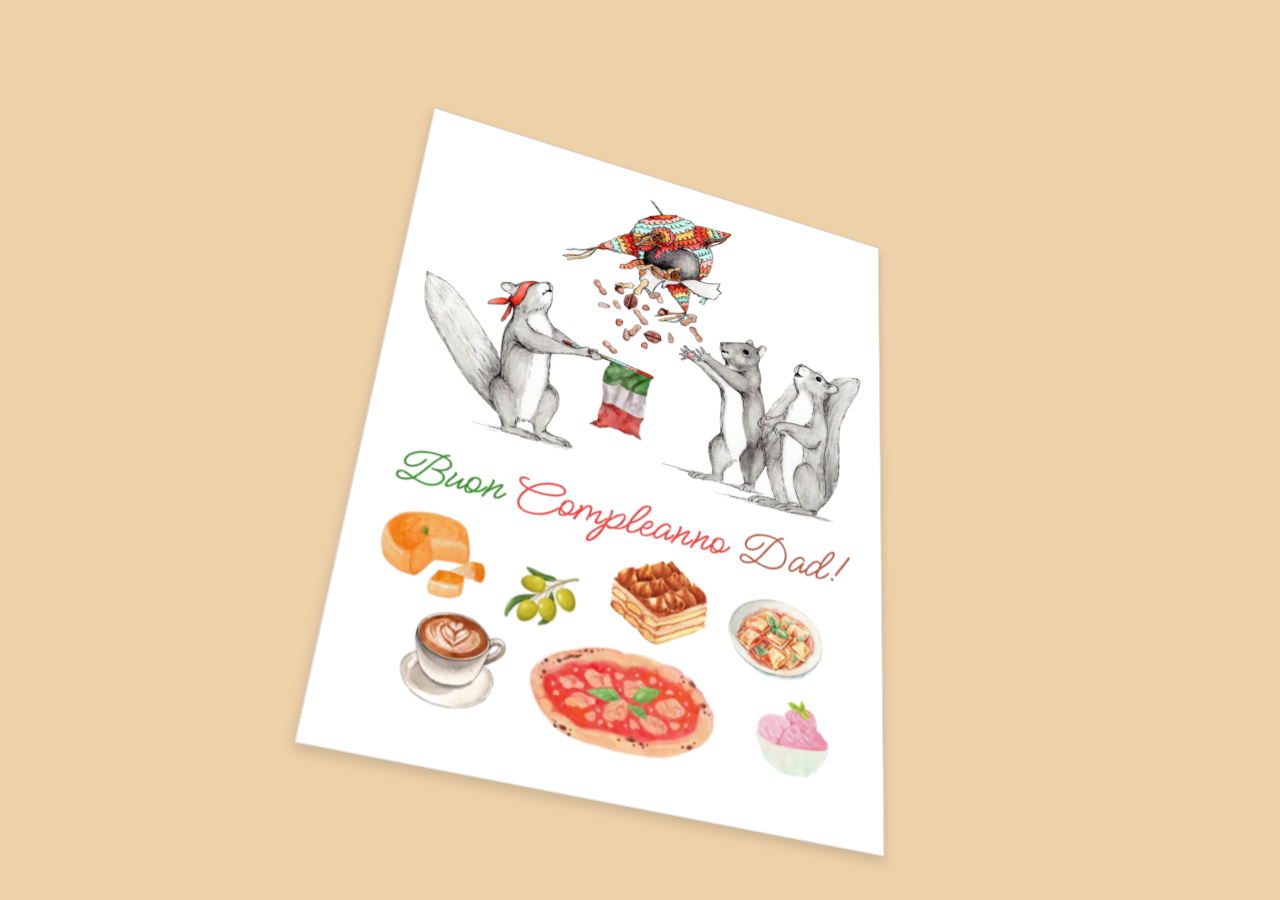
<file: happy-birthday-dad/2026/index.html>
<!doctype html>
<html lang="en">

<head>
  <meta charset="utf-8">
  <meta name="viewport" content="width=device-width, initial-scale=1">
  <title>Happy Birthday, Dad!</title>
  <link rel="stylesheet" href="https://cdnjs.cloudflare.com/ajax/libs/modern-normalize/2.0.0/modern-normalize.min.css">
  <link rel="preconnect" href="https://fonts.googleapis.com">
  <link rel="preconnect" href="https://fonts.gstatic.com" crossorigin>
  <link href="https://fonts.googleapis.com/css2?family=Shadows+Into+Light:wght@400&display=swap" rel="stylesheet">
  <link href="https://fonts.googleapis.com/css2?family=Amatic+SC:wght@400;700&display=swap" rel="stylesheet">
  <link rel="stylesheet" href="./styles.css">
</head>

<body>

  <div id="open" class="card-container">
    <div class="card">
      <div class="card-panel card-panel-front">
        <a href="#open">
          <img
            class="card-panel-image"
            src="./card-front.png"
            alt="Happy 82nd Birthday, Dad!"
          />
        </a>
      </div>

      <div class="card-panel card-panel-inside-left">
      </div>

      <div class="card-panel card-panel-inside-right">
        <p class="message">
          <a href="#">
            Wishing your birthday is <strong>extra <br/> slice-tacular</strong> and as sweet as tiramisu!
            <br/>
            <img src="./card-inside.png" alt="Birthday pizza with candles" />
            <br/>
            <span style="font-size:1.25em;">Happy Birthday, Dad!</span>
          </a>
        </p>

        <p class="handwritten" style="transform: rotateZ(-5deg);">
          Tanto amore,
          <br />
          &nbsp;&nbsp; Henrik &amp; Emily
        </p>

        <a
          href="https://mail.google.com/mail/u/0/#search/subject%3AYou+received+a+gift+card+for+bookshop.org!"
          target="_blank"
          style="width: 35%;
          place-self: end;"
        >
          <img src="./gift-card.png" alt="$50 gift card for Bookshop.org" />
        </a>

        <p class="handwritten" style="font-size: 0.7em; text-align: right;">
          P.S. Grab an e-book on us for your trip home!
        </p>
      </div>
    </div>
  </div>
</body>

</html>
</file>
<file: happy-birthday-dad/2026/styles.css>
body {
  background: #edd1a9;
  color: #333;
  display: grid;
  min-height: 100vh;
  place-items: center;
  text-align: center;
}

.card-container {
  cursor: pointer;
  position: absolute;
  left: 50%;
  top: 50%;
  transform: translate(-50%, -50%);
  perspective: 1400px;
  transition: all 0.2s ease;
}

.card {
  height: min(80vh, 80vw);
  aspect-ratio: 3/4;
  transform-style: preserve-3d;
  transition: all 1s ease;
  box-shadow: 0 5px 10px 1px #0002;
  transform: rotateX(30deg) rotateY(20deg) rotateZ(5deg);
}

.card:hover {
  transform: rotate(0deg)
}

.card-panel {
  border: 1px solid #ddd;
  position: absolute;
  top: 0;
  left: 0;
  width: 100%;
  height: 100%;
  display: grid;
  place-items: center;
  transition: all 1s ease;
  backface-visibility: visible;
  transform-origin: left;
  transform-style: preserve-3d;
  transform: rotate3d(0, 1, 0, 0deg);
}

img {
  max-width: 100%;
  pointer-events: none;
}

.card-panel-front {
  backface-visibility: hidden;
  background: #fff;
  z-index: 1;
  padding: 1em;
}

.card-panel-inside-left {
  background: #fff;
  z-index: 0;
}

.card-panel-inside-right {
  align-self: start;
  border-left: none;
  background: #fff;
  z-index: -1;
  overflow: hidden;
  padding: 1em;
  font-size: min(3.5cqw, 3.5cqh);
  line-height: 1.2;
}

.message {
  color: #222;
  font-family: "Amatic SC", sans-serif;
  font-size: 1.25em;
}

.message img {
  max-width: 60%;
  display: inline-block;
}

.message a {
  display: block;
  text-decoration: none;
  color: inherit;
}

.handwritten {
  color: #3c3f93;
  text-align: left;
  place-self: end;
  font-family: "Shadows Into Light", cursive;
  margin: 0;
}

p {
  margin: 0;
}

/* open card */
.card-container:target .card {
  transform: rotateX(0deg) scale(1.2);
}

.card-container:target .card-panel-front {
  transform: rotate3d(0, 1, 0, -160deg);
}

.card-container:target .card-panel-inside-left {
  transform: rotate3d(0, 1, 0, -160deg);
}
</file>
